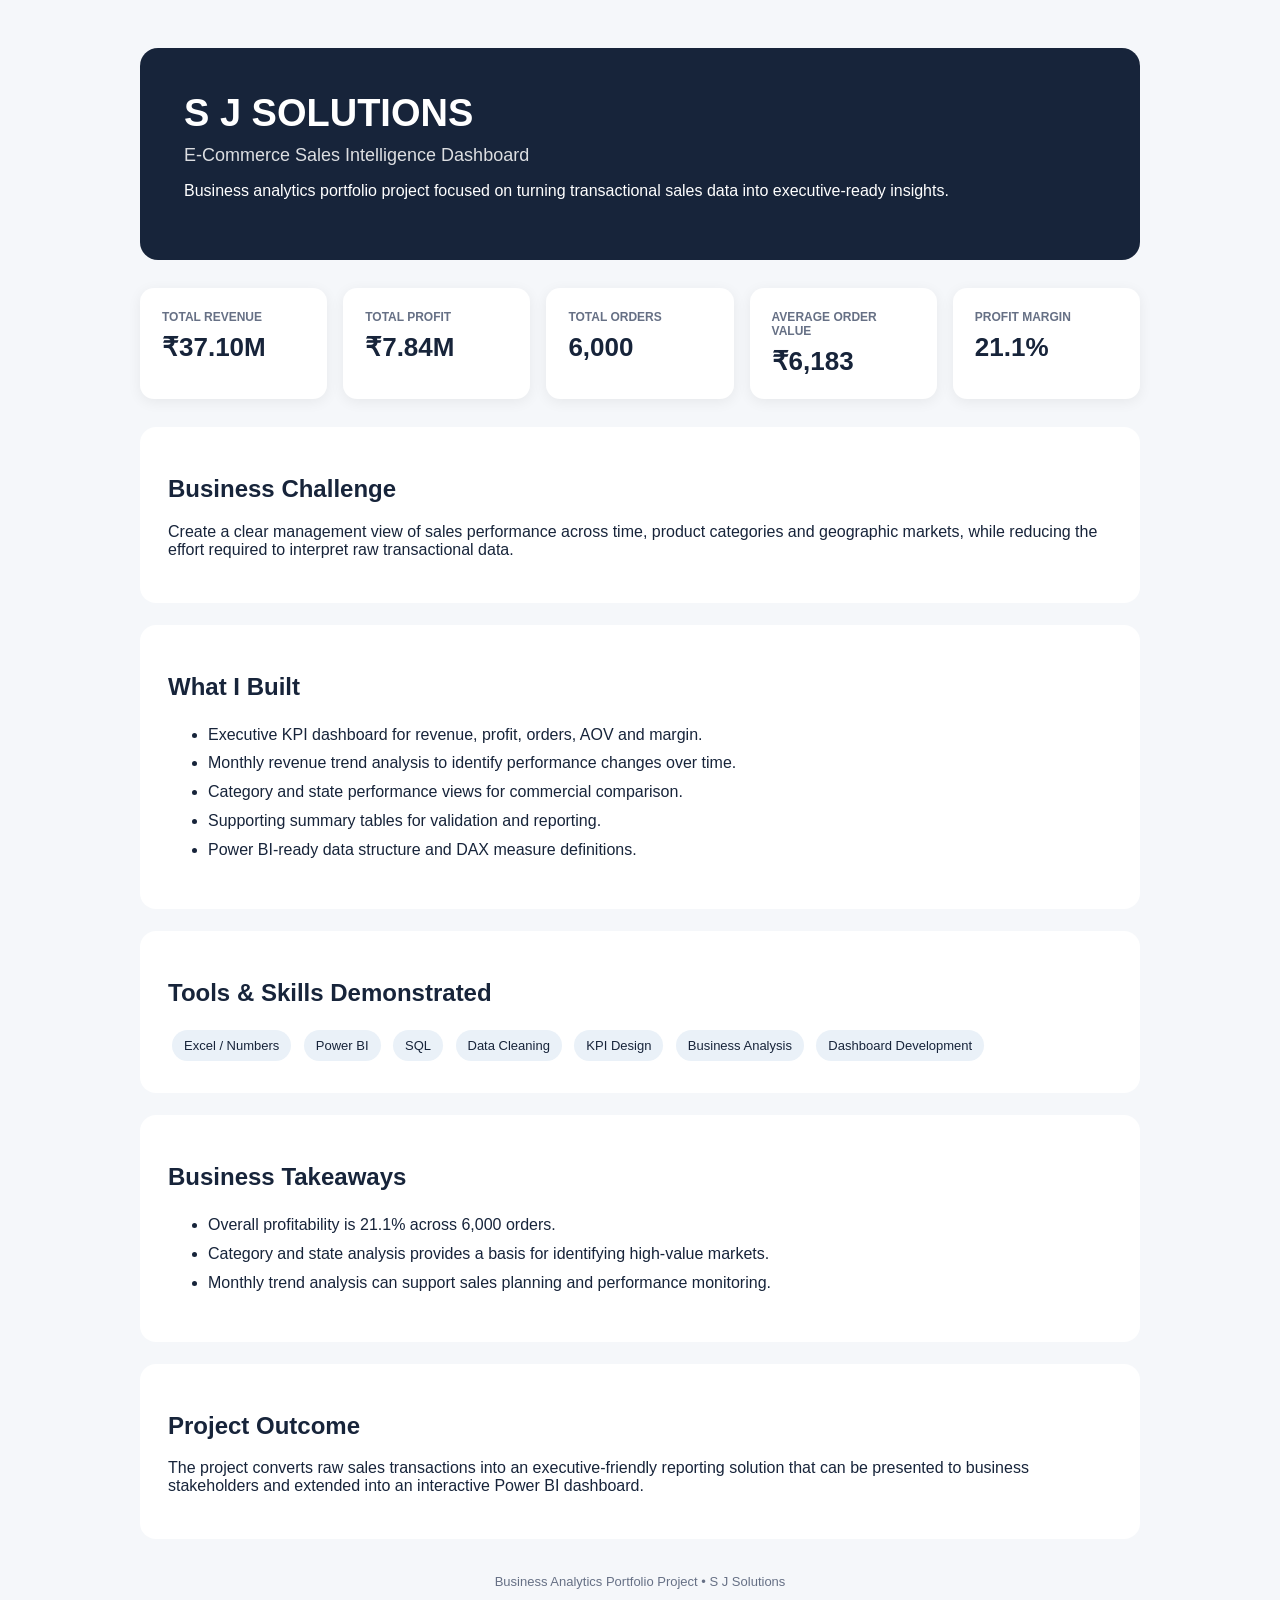
<file: projects/index.html>
<!doctype html>
<html lang="en">
<head>
<meta charset="utf-8">
<meta name="viewport" content="width=device-width,initial-scale=1">
<title>S J Solutions | E-Commerce Sales Intelligence</title>
<style>
body{font-family:Arial,sans-serif;margin:0;background:#f5f7fa;color:#17243a}
.container{max-width:1000px;margin:auto;padding:48px 24px}
.hero{background:#17243a;color:white;border-radius:18px;padding:44px}
h1{font-size:38px;margin:0 0 10px}.sub{font-size:18px;opacity:.85}
.grid{display:grid;grid-template-columns:repeat(auto-fit,minmax(170px,1fr));gap:16px;margin:28px 0}
.card{background:white;border-radius:14px;padding:22px;box-shadow:0 3px 14px #00000010}
.value{font-size:26px;font-weight:700;margin-top:8px}.label{font-size:12px;color:#667085;font-weight:700}
section{background:white;border-radius:16px;padding:28px;margin-top:22px}
ul{line-height:1.8}.tag{display:inline-block;background:#eaf1f8;padding:8px 12px;border-radius:20px;margin:4px;font-size:13px}
.footer{text-align:center;color:#667085;margin-top:35px;font-size:13px}
</style>
</head>
<body>
<div class="container">
<div class="hero">
<h1>S J SOLUTIONS</h1>
<div class="sub">E-Commerce Sales Intelligence Dashboard</div>
<p>Business analytics portfolio project focused on turning transactional sales data into executive-ready insights.</p>
</div>

<div class="grid">
<div class="card"><div class="label">TOTAL REVENUE</div><div class="value">₹37.10M</div></div>
<div class="card"><div class="label">TOTAL PROFIT</div><div class="value">₹7.84M</div></div>
<div class="card"><div class="label">TOTAL ORDERS</div><div class="value">6,000</div></div>
<div class="card"><div class="label">AVERAGE ORDER VALUE</div><div class="value">₹6,183</div></div>
<div class="card"><div class="label">PROFIT MARGIN</div><div class="value">21.1%</div></div>
</div>

<section>
<h2>Business Challenge</h2>
<p>Create a clear management view of sales performance across time, product categories and geographic markets, while reducing the effort required to interpret raw transactional data.</p>
</section>

<section>
<h2>What I Built</h2>
<ul>
<li>Executive KPI dashboard for revenue, profit, orders, AOV and margin.</li>
<li>Monthly revenue trend analysis to identify performance changes over time.</li>
<li>Category and state performance views for commercial comparison.</li>
<li>Supporting summary tables for validation and reporting.</li>
<li>Power BI-ready data structure and DAX measure definitions.</li>
</ul>
</section>

<section>
<h2>Tools & Skills Demonstrated</h2>
<span class="tag">Excel / Numbers</span>
<span class="tag">Power BI</span>
<span class="tag">SQL</span>
<span class="tag">Data Cleaning</span>
<span class="tag">KPI Design</span>
<span class="tag">Business Analysis</span>
<span class="tag">Dashboard Development</span>
</section>

<section>
<h2>Business Takeaways</h2>
<ul>
<li>Overall profitability is 21.1% across 6,000 orders.</li>
<li>Category and state analysis provides a basis for identifying high-value markets.</li>
<li>Monthly trend analysis can support sales planning and performance monitoring.</li>
</ul>
</section>

<section>
<h2>Project Outcome</h2>
<p>The project converts raw sales transactions into an executive-friendly reporting solution that can be presented to business stakeholders and extended into an interactive Power BI dashboard.</p>
</section>

<div class="footer">Business Analytics Portfolio Project • S J Solutions</div>
</div>
</body>
</html>
</file>
